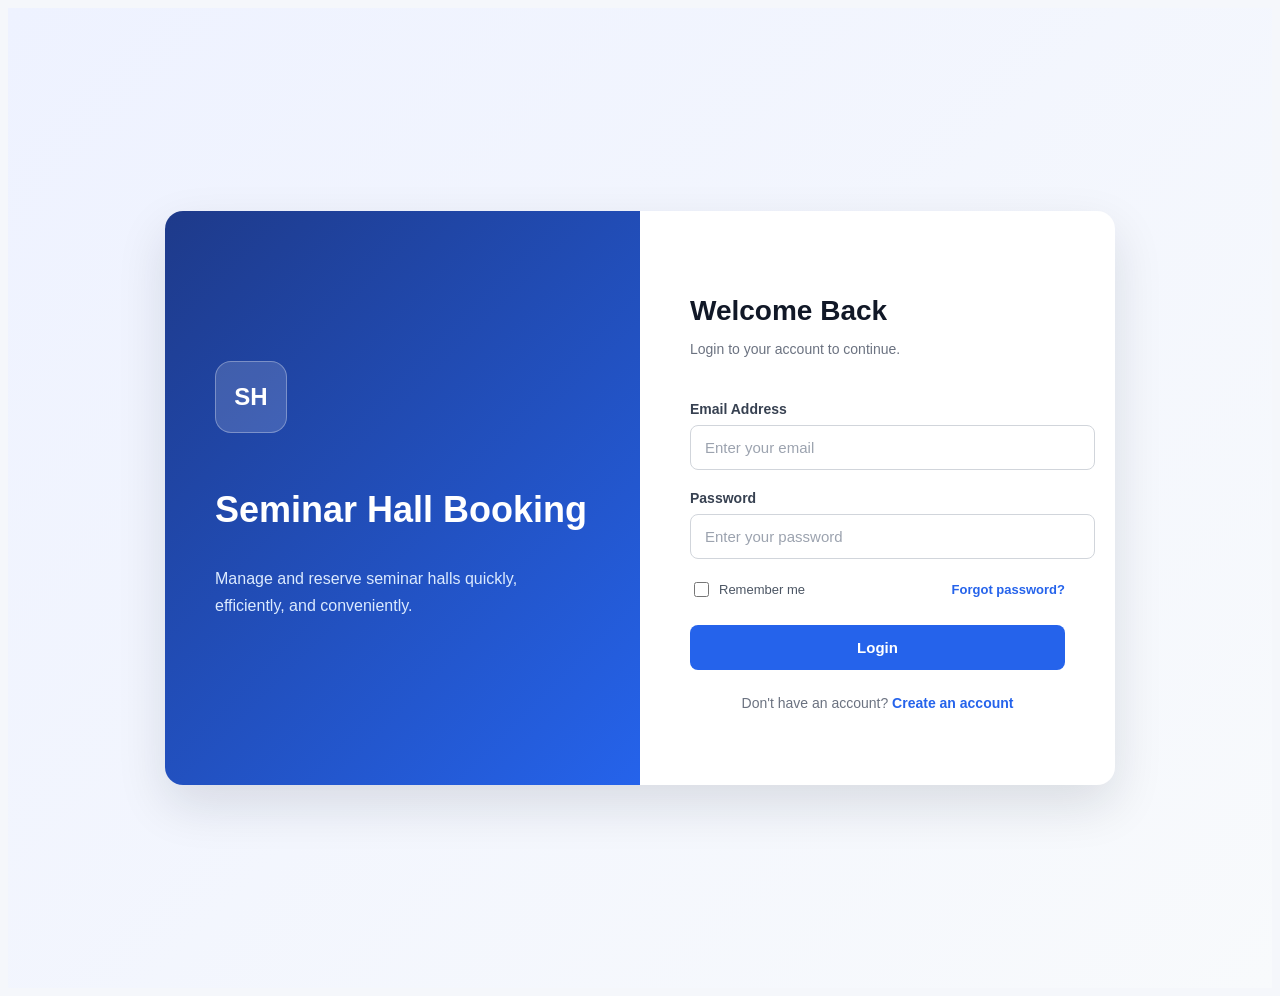
<file: pages/login.html>
<!DOCTYPE html>
 <html lang="en"> <head> <meta charset="UTF-8"> <meta name="viewport" content="width=device-width, initial-scale=1.0">
<title>Login | Seminar Hall Booking System</title>

<!-- Common stylesheet -->
<link rel="stylesheet" href="../css/style.css">

<!-- Login page stylesheet -->
<link rel="stylesheet" href="../css/login.css">

</head>
 <body>
<main class="login-page">

    <section class="login-container">

        <!-- Left side / Branding -->
        <div class="login-brand">

            <div class="brand-logo">
                SH
            </div>

            <h1>Seminar Hall Booking</h1>

            <p>
                Manage and reserve seminar halls quickly,
                efficiently, and conveniently.
            </p>

        </div>


        <!-- Right side / Login Form -->
        <div class="login-form-section">

            <div class="form-header">
                <h2>Welcome Back</h2>

                <p>
                    Login to your account to continue.
                </p>
            </div>


            <form class="login-form">

                <!-- Email -->
                <div class="form-group">

                    <label for="email">
                        Email Address
                    </label>

                    <input
                        type="email"
                        id="email"
                        name="email"
                        placeholder="Enter your email"
                        autocomplete="email"
                        required
                    >

                </div>


                <!-- Password -->
                <div class="form-group">

                    <label for="password">
                        Password
                    </label>

                    <input
                        type="password"
                        id="password"
                        name="password"
                        placeholder="Enter your password"
                        autocomplete="current-password"
                        required
                    >

                </div>


                <!-- Remember + Forgot Password -->
                <div class="form-options">

                    <label class="remember-me">

                        <input
                            type="checkbox"
                            id="remember"
                            name="remember"
                        >

                        <span>Remember me</span>

                    </label>

                    <a href="#" class="forgot-password">
                        Forgot password?
                    </a>

                </div>


                <!-- Login Button -->
                <button
                    type="submit"
                    class="login-button"
                >
                    Login
                </button>

            </form>


            <!-- Registration -->
            <p class="register-text">

                Don't have an account?

                <a href="register.html">
                    Create an account
                </a>

            </p>

        </div>

    </section>

</main>

</body> </html>
</file>
<file: css/style.css>
.{
margin: 0;
padding: 0;
box-sizing: border-box;
}

/* Base page styles */
body {
font-family: Arial, Helvetica, sans-serif;
color: #1f2937;
background-color: #f5f7fb;
}

/* Remove default link underline */
a {
text-decoration: none;
}

/* Make form elements use the same font */
button,
input {
font-family: inherit;
}
</file>
<file: css/login.css>
.login-page {
min-height: 100vh;

display: flex;
align-items: center;
justify-content: center;

padding: 40px 20px;

background: linear-gradient(
    135deg,
    #eef2ff,
    #f8fafc
);

}

/* =========================================
MAIN LOGIN CONTAINER
========================================= */

.login-container {
width: 100%;
max-width: 950px;

display: grid;
grid-template-columns: 1fr 1fr;

background-color: #ffffff;

border-radius: 18px;

overflow: hidden;

box-shadow:
    0 20px 50px rgba(15, 23, 42, 0.12);

}

/* =========================================
BRANDING SECTION
========================================= */

.login-brand {
padding: 60px 50px;

display: flex;
flex-direction: column;
justify-content: center;

color: #ffffff;

background: linear-gradient(
    135deg,
    #1e3a8a,
    #2563eb
);

}

.brand-logo {
width: 70px;
height: 70px;

display: flex;
align-items: center;
justify-content: center;

margin-bottom: 25px;

border-radius: 16px;

background-color: rgba(255, 255, 255, 0.15);

border: 1px solid rgba(255, 255, 255, 0.3);

font-size: 24px;
font-weight: bold;

}

.login-brand h1 {
margin-bottom: 18px;

font-size: 36px;
line-height: 1.2;

}

.login-brand p {
max-width: 400px;

color: #dbeafe;

font-size: 16px;
line-height: 1.7;

}

/* =========================================
FORM SECTION
========================================= */

.login-form-section {
padding: 60px 50px;

display: flex;
flex-direction: column;
justify-content: center;

}

.form-header {
margin-bottom: 30px;
}

.form-header h2 {
margin-bottom: 8px;

color: #111827;

font-size: 28px;

}

.form-header p {
color: #6b7280;

font-size: 14px;

}

/* =========================================
FORM
========================================= */

.login-form {
width: 100%;
}

.form-group {
margin-bottom: 20px;
}

.form-group label {
display: block;

margin-bottom: 8px;

color: #374151;

font-size: 14px;
font-weight: 600;

}

.form-group input {
width: 100%;

padding: 13px 14px;

border: 1px solid #d1d5db;
border-radius: 8px;

outline: none;

color: #111827;

background-color: #ffffff;

font-size: 15px;

transition:
    border-color 0.2s ease,
    box-shadow 0.2s ease;

}

.form-group input::placeholder {
color: #9ca3af;
}

.form-group input:focus {
border-color: #2563eb;

box-shadow:
    0 0 0 3px rgba(37, 99, 235, 0.12);

}

/* =========================================
FORM OPTIONS
========================================= */

.form-options {
display: flex;
align-items: center;
justify-content: space-between;

margin-bottom: 25px;

font-size: 13px;

}

.remember-me {
display: flex;
align-items: center;
gap: 7px;

color: #4b5563;

cursor: pointer;

}

.remember-me input {
width: 15px;
height: 15px;

accent-color: #2563eb;

}

.forgot-password {
color: #2563eb;

font-weight: 600;

}

.forgot-password:hover {
text-decoration: underline;
}

/* =========================================
LOGIN BUTTON
========================================= */

.login-button {
width: 100%;

padding: 14px;

border: none;
border-radius: 8px;

color: #ffffff;

background-color: #2563eb;

font-size: 15px;
font-weight: 600;

cursor: pointer;

transition:
    background-color 0.2s ease,
    transform 0.2s ease;

}

.login-button:hover {
background-color: #1d4ed8;

transform: translateY(-1px);

}

.login-button:active {
transform: translateY(0);
}

/* =========================================
REGISTER TEXT
========================================= */

.register-text {
margin-top: 25px;

color: #6b7280;

text-align: center;

font-size: 14px;

}

.register-text a {
color: #2563eb;

font-weight: 600;

}

.register-text a:hover {
text-decoration: underline;
}

/* =========================================
RESPONSIVE DESIGN
========================================= */

@media (max-width: 768px) {

.login-container {
    grid-template-columns: 1fr;
}


.login-brand {
    padding: 40px 30px;

    text-align: center;

    align-items: center;
}


.login-brand h1 {
    font-size: 28px;
}


.login-form-section {
    padding: 40px 30px;
}

}

@media (max-width: 480px) {

.login-page {
    padding: 20px 15px;
}


.login-brand {
    padding: 35px 25px;
}


.login-form-section {
    padding: 35px 25px;
}


.form-options {
    align-items: flex-start;
    flex-direction: column;
    gap: 12px;
}

}
</file>
